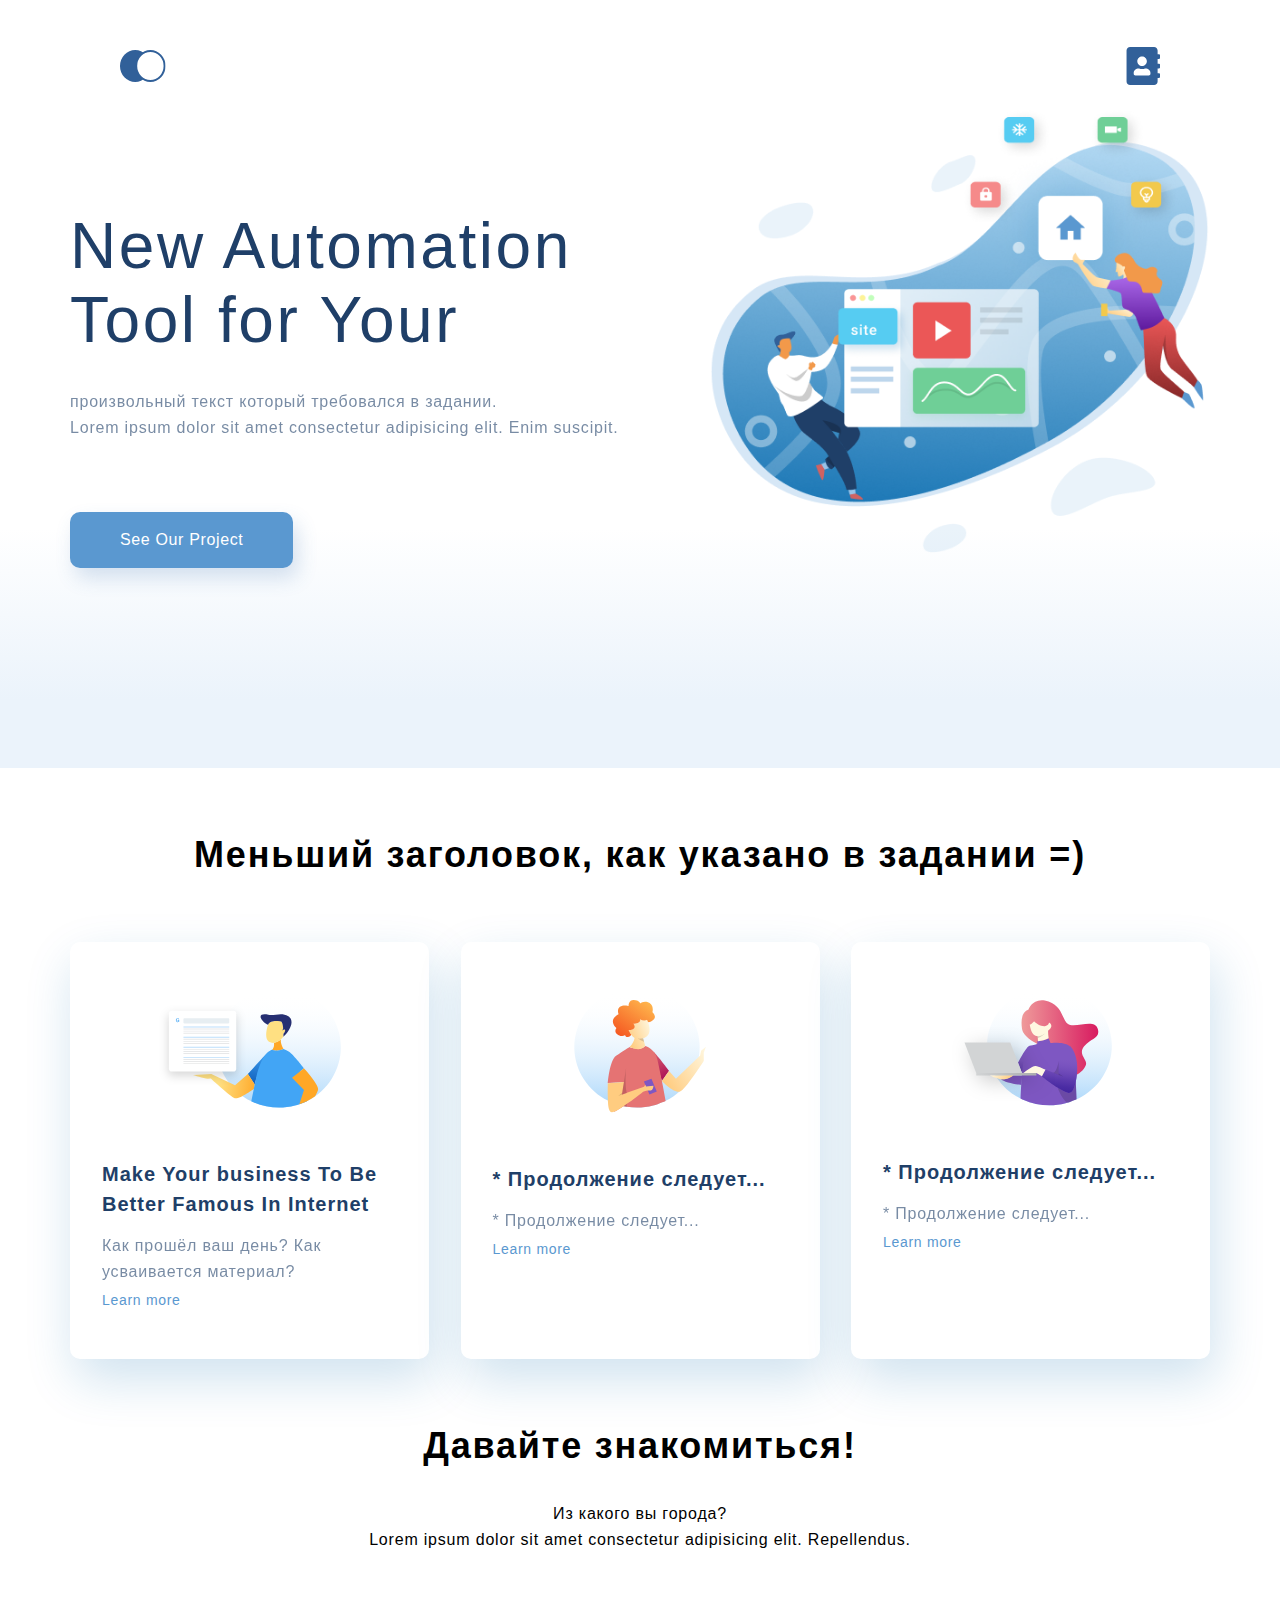
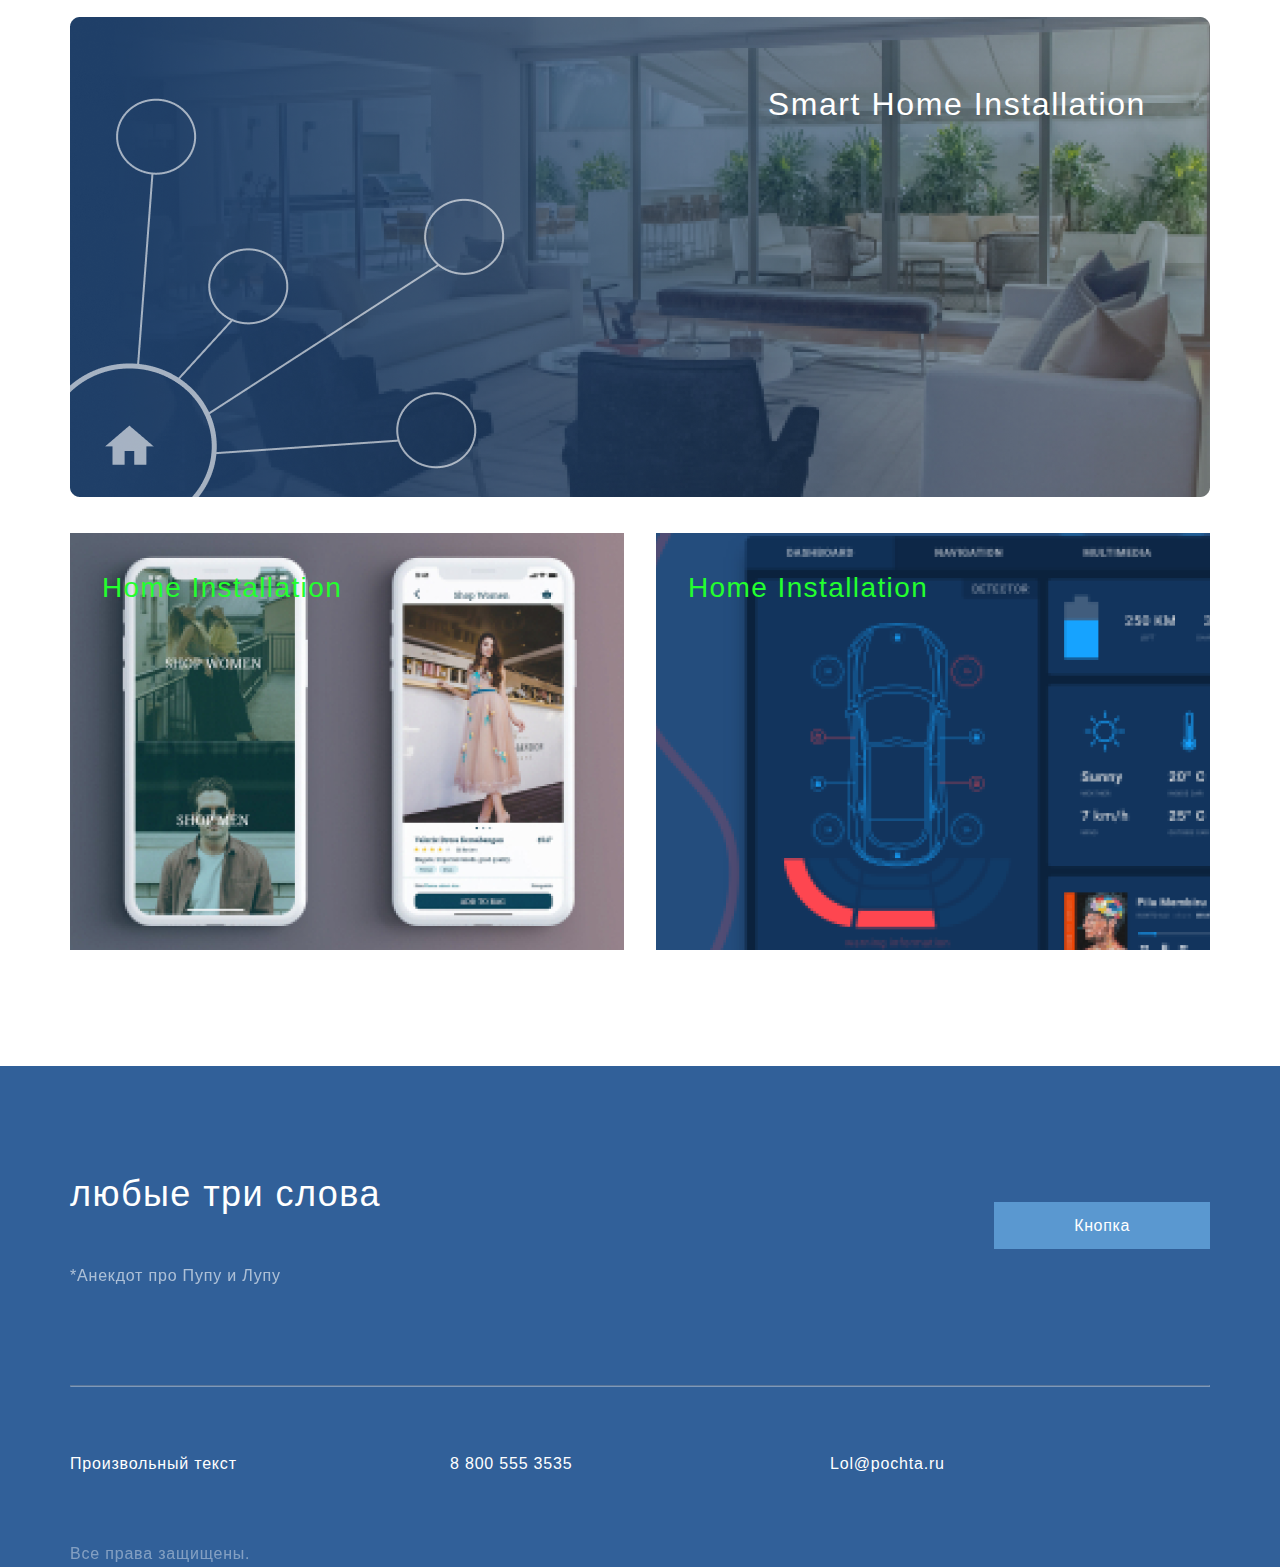
<file: index.html>
<!DOCTYPE html>
<html lang="en">

<head>
    <meta charset="UTF-8">
    <meta name="viewport" content="width=device-width, initial-scale=1.0">
    <title>Document</title>
    <link rel="stylesheet" href="style-l.css">
</head>

<body>

    <div class="header">
        <div class="container top_box">
            <ul class="header_main">
                <li><a href="index.html"><img src="img/logo2.svg" alt="logo"></a></li>
                <li><a href="contact-y.html"><img src="img/contact.svg" alt="Contact"></a></li>
            </ul>
            <div class="heading-topp">
                <h1 class="heading">New Automation Tool for Your</h1>
                <p class="text">произвольный текст который требовался в задании.<br>
                    Lorem ipsum dolor sit amet consectetur adipisicing elit. Enim suscipit.
                </p>
                <a href="#" class="top_button">See Our Project</a>
            </div>
        </div>
    </div>
    <div class="what-we-do container">
        <h3 class="heading3">Меньший заголовок, как указано в задании =)</h3>
        <div class="bath_card">
            <div class="card">
                <img class="card_img" src="img/card-1.svg" alt="card 1">
                <h4 class="heading4">Make Your business To Be Better Famous In Internet</h4>
                <p class="text">Как прошёл ваш день? Как усваивается материал?</p>
                <a class="card__link" href="#">Learn more</a>
            </div>
            <div class="card">
                <img class="card_img" src="img/Card-2.svg" alt="card 2">
                <h4 class="heading4">* Продолжение следует...</h4>
                <p class="text">* Продолжение следует...</p>
                <a class="card__link" href="#">Learn more</a>
            </div>
            <div class="card">
                <img class="card_img" src="img/Card-3.svg" alt="card 3">
                <h4 class="heading4">* Продолжение следует...</h4>
                <p class="text">* Продолжение следует...</p>
                <a class="card__link" href="#">Learn more</a>
            </div>
        </div>
    </div>
    <div class="project container">
        <h3 class="heading3">Давайте знакомиться!</h3>
        <p class="text text_project">Из какого вы города?<br>Lorem ipsum dolor sit amet consectetur adipisicing elit.
            Repellendus.</p>
        <div class="project__item">
            <img class="project__img" src="img/project-1.png" alt="photo">
            <p class="project__text">Smart Home Installation</p>
        </div>
        <div class="project__parent">
            <div class="project__item project__item_margin">
                <img class="project__img" src="img/project-2.png" alt="photo">
                <p class="project__text2">Home Installation</p>
            </div>
            <div class="project__item">
                <img class="project__img" src="img/project-3.png" alt="photo">
                <p class="project__text2">Home Installation</p>
            </div>
        </div>

    </div>
    <div class="footer">
        <div class="container">

            <div class="footer__top">

                <div class="footer__text">

                    <h3 class="heading footer__heading">любые три слова</h3>

                    <p class="text text__footer">*Анекдот про Пупу и Лупу</p>
                </div>
                <div>
                    <a href="#" class="footer__button">Кнопка</a>
                </div>
            </div>
            <hr>
            <div class="container">
                <div class="footer__bottom">
                    <ol class="footer__info">
                        <li class="footer__list">Произвольный текст</li>
                        <li class="footer__list">8 800 555 3535</li>
                        <li class="footer__list">Lol@pochta.ru</li>
                    </ol>
                    <div class="footer__copy">
                        <p class="text footer__copy_text">Все права защищены.</p>
                    </div>
                </div>
            </div>

        </div>


    </div>

</body>

</html>
</file>
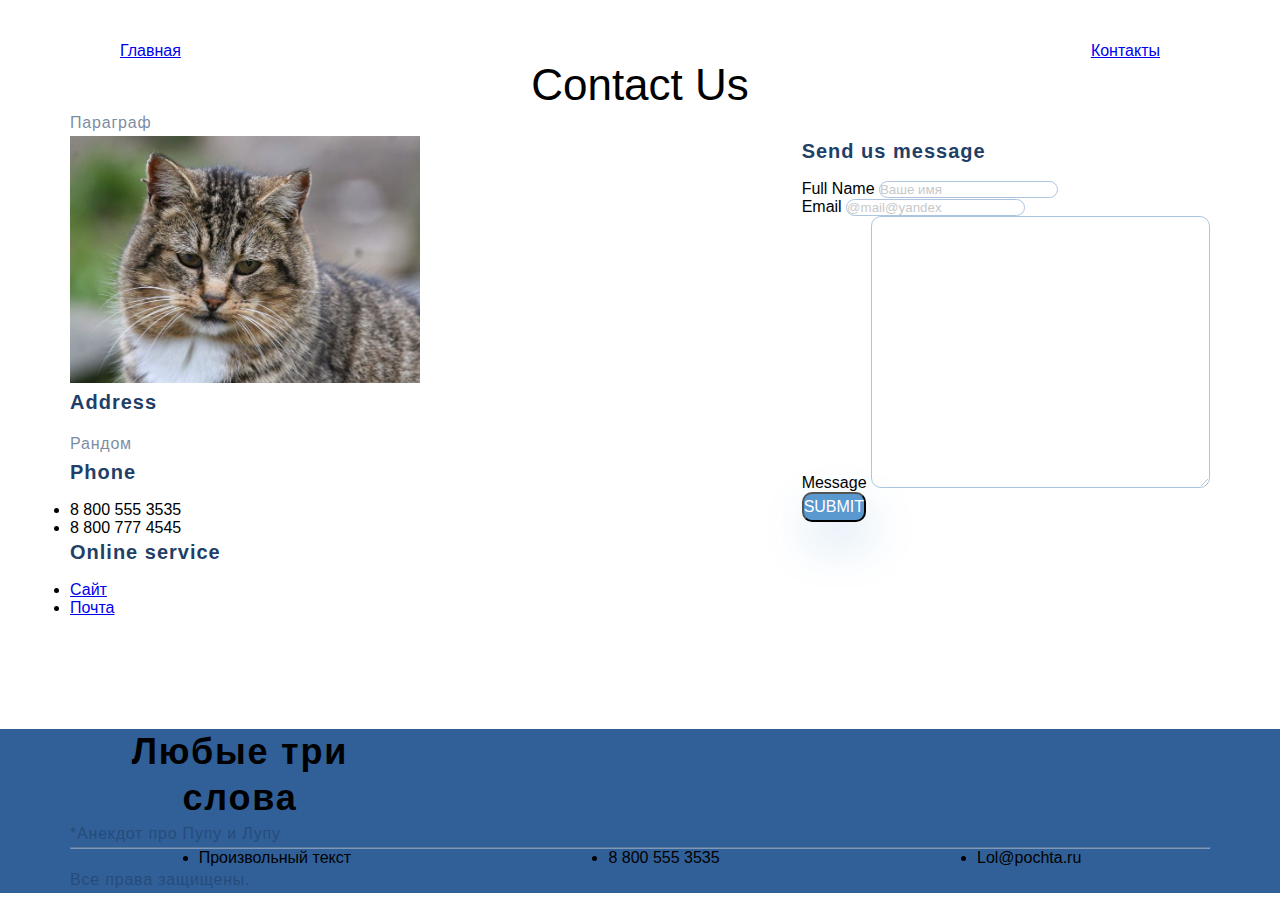
<file: contact-y.html>
<!DOCTYPE html>
<html lang="en">

<head>
    <meta charset="UTF-8">
    <meta name="viewport" content="width=device-width, initial-scale=1.0">
    <title>Document</title>
    <link rel="stylesheet" href="style-l.css">
</head>

<body>
    <div class="container">
        <ul class="header_main">
            <li><a href="index.html">Главная</a></li>
            <li><a href="contact-y.html">Контакты</a></li>
        </ul>
        <div class="cont">
            <h2 class="heading2c">Contact Us</h2>
            <p class="text">Параграф</p>
        </div>
    </div>
    <form action="#">
        <div class="container">
            <div class="form">
                <div class="service">
                    <img src="img/evropeyskiy-kot.jpg" alt="Изображение: Европейский кот" width="350">
                    <h4 class="heading4">Address</h4>
                    <p class="text">Рандом</p>
                    <h4 class="heading4">Phone</h4>
                    <ul>
                        <li>8 800 555 3535</li>
                        <li>8 800 777 4545</li>
                    </ul>
                    <h4 class="heading4">Online service</h4>
                    <ul>
                        <li> <a href="https://mail.ru/" target="_blank">Сайт</a>
                        </li>
                        <li> <a href="Lol@pochta.ru">Почта</a> </li>
                    </ul>
                </div>
                <div class="message">
                    <h4 class="heading4">Send us message</h4>
                    Full Name <input class="inp" type="text" placeholder="Ваше имя"><br>
                    Email <input class="inp" type="email" placeholder="@mail@yandex"><br>
                    Message <textarea class=" inp" cols="40" rows="18"></textarea><br>
                    <button class="but" type="submit">submit</button>
                </div>
            </div>
        </div>
    </form>
    <div class="map container">
        <script type="text/javascript" charset="utf-8" async
            src="https://api-maps.yandex.ru/services/constructor/1.0/js/?um=constructor%3A30d1a87f466ef671b6a128222338c7fefd0642693358b55699e566830142e7db&amp;width=100%25&amp;height=400&amp;lang=ru_RU&amp;scroll=true"></script>
    </div>
    <div class="footer">
        <div class="container">
            <div class="footer_top">
                <div class="interest">
                    <h3 class="heading3 heading_footer">Любые три слова</h3>
                    <p class="text">*Анекдот про Пупу и Лупу</p>
                </div>
            </div>
            <hr>
            <div class="footer_bot">
                <ul class="contact">
                    <li>Произвольный текст</li>
                    <li>8 800 555 3535</li>
                    <li>Lol@pochta.ru</li>
                </ul>
                <div class="law">
                    <p class="text">Все права защищены.</p>
                </div>
            </div>
        </div>
    </div>
</body>

</html>
</file>
<file: style-l.css>
* {
    margin: 0;
    padding: 0;
}

body {
    font-family: sans-serif;
    
}
.heading-topp {
    padding-top: 115px;
    flex-grow: 1;
    background-image: url(img/top_back.png);
    background-repeat: no-repeat;
    background-position: right center;
    background-size: 44%;
}
.header {
    min-height: 768px;
    background: linear-gradient(0deg, #EBF3FB 8.84%, rgba(152, 195, 232, 0) 31.12%);
}
.top_box{
display: flex;
flex-direction: column;
height: 100%;
} 

.top_button {
font-size: 16px;
line-height: 26px;
text-align: center;
letter-spacing: 0.04em;
color: #FFFFFF;
background: #5A98D0;
box-shadow: 5px 10px 20px rgba(53, 110, 173, 0.2);
border-radius: 10px;
padding: 15px 50px;
text-decoration: none;
display: inline-block;
margin-top: 71px;
}
.text {
    font-size: 16px;
    line-height: 26px;
    color: #1f3f68;
    letter-spacing: 0.05em;
    opacity: 0.6;
}
.text_project {
width: 75%;
margin: 32px auto 64px;
color: #000000;
opacity: 1;
text-align: center;

}
.heading {
    font-size: 64px;
    color: #1f3f68;
    width: 510px;
    font-weight: 300;
    line-height: 74px;
    letter-spacing: 0.04em;
    margin-bottom: 32px;
    
}
.heading2c {
    font-weight: 500;
    font-size: 44px;
    text-align: center;
}
.heading3 {
    font-size: 36px;
    text-align: center;
    line-height: 46px;
    letter-spacing: 0.05em;
}
.what-we-do {
    padding-top: 64px;
}
.heading4 {
    font-size: 20px;
    line-height: 30px;
    color: #1f3f68;
    letter-spacing: 0.05em;
    margin-bottom: 14px;

    }
.inp {
    border: 1px solid #356ead;
    box-sizing: border-box;
    border-radius: 10px;
    opacity: 0.4;
}
.but {
    background: #5a98d0;
    box-shadow: 5px 20px 50px rgba(16, 112, 177, 0.2);
    border-radius: 10px;
    font-weight: 500;
    font-size: 16px;
    line-height: 26px;
    text-align: center;
    color: #ffffff;
    text-transform: uppercase;
}
.container {
    max-width: 1140px;
    margin: 0 auto;
    
}
.header_main {
    display: flex;
    justify-content: space-between;
    align-items: center;
    padding-left: 50px;
    padding-right: 50px;
    list-style-type: none;
    padding-top: 42px;
}

.bath_card {
    display: flex;
    justify-content: space-between;
    padding-top: 64px;
    padding-bottom: 64px;
    
    
}
.card {
    width: 359px;
    padding: 44px 32px;
    box-sizing: border-box;
    box-shadow: 5px 20px 50px rgba(16, 112, 177, 0.2);
    border-radius: 10px;
    background: #FFFFFF;    
    display: flex;
    flex-direction: column;

  }
  .card__link {
    font-size: 14px;
    line-height: 30px;
     letter-spacing: 0.05em;
     color: #5A98D0;
     text-decoration: none;
     flex-direction: column;
  }
  .card_img {
      align-self: center;
      margin-bottom: 51px;
  }

  .project {

  }

  .project__img{
width: 100%;
  }
  .project__parent {
      display: flex;
      justify-content: space-between;
      margin-top: 32px;
  }
  .project__item {
      position: relative;
      flex-grow: 1;
  }
  .project__item_margin {
      margin-right: 32px;
  }
  .project__text {
    font-size: 32px;
    line-height: 46px;
    text-align: right;
    letter-spacing: 0.05em;
    color: #FFFFFF;
    position: absolute;
    top: 64px;
    right: 64px;
  }
  .project__text2 {
   font-size: 28px;
    line-height: 46px;
    letter-spacing: 0.05em;
    color: #23ff2e;
    position: absolute;
    top: 32px;
    left: 32px;
  }



.interest {
    width: 340px;
}
.contact {
    display: flex;
    justify-content: space-around;
}
.form {
    display: flex;
    justify-content: space-between;
}

.footer {
    background: #316099;
    margin-top: 112px;
    
    padding-bottom: 64;
}


.footer__box {
    display: flex;
    flex-direction: column;
    margin-top: 112px;
}

.footer__text {
    width: 495px;
    padding-top: 91px;
    padding-bottom: 96px;
}

.footer__info {
    margin-top: 64px;
    display: flex;
    justify-content: space-between;
   }

.footer__heading {
    margin-bottom: 32px;
    color: #FFFFFF;
    width: 340px;
    text-align: left;
    font-size: 36px;
}

.text__footer {
color: #FFFFFF;
}

.footer__button {
    font-size: 16px;
    line-height: 26px;
    text-align: center;
    letter-spacing: 0.04em;
    color: #FFFFFF;
    background: #5A98D0;
    padding: 15px 80px;
    text-decoration: none;   
    }
.footer__top {
    
    display: flex;
    justify-content: space-between;
    align-items: center;
    
}
.footer__bottom {
    margin-top: 64px;
}

.footer__copy {
    margin-top: 64px;
    }

hr {
    opacity: 0.4;
}

.footer__list {
   font-size: 16px;
    line-height: 26px;
    letter-spacing: 0.05em;
    color: white;
    flex-grow: 1;
    flex-basis: 33.3333%;
    display: flex;
    margin-right: 32px;
}

.footer__copy_text{
font-size: 16px;
line-height: 26px;
letter-spacing: 0.05em;
color: white;
opacity: 0.4;
}

.footer__list:first-child::before{
    display: block;
    margin-right: 16px;
}
.footer__list:nth-child(2)::before {
    display: block;
    margin-right: 16px;
}
.footer__list:nth-child(3)::before {
    display: block;
    margin-right: 16px;
}

@media (max-width: 1024px) {
    .container {
        padding-left: 32px;
        padding-right: 32px;
    }
    .heading-topp {
        background-position: right 280px;
    }
    .bath_card {
        flex-direction: column;
        align-items: center;
    }
    .card {
        margin-bottom: 32px;
    }

    .footer__heading {
        width: 340px;
        text-align: left;
        margin-bottom: 32px;
    }
    .footer__copy {
        margin-top: 64px;
    }
    .footer__bottom {
        flex-direction: column;
    }
    .footer__list {
        margin-bottom: 24px;
    }
}
@media (max-width: 667px) {
    .header_main {
        padding-top: 24px;
    }
    .header {
        min-height: 376px;
        padding-bottom: 41px;
        box-sizing: border-box;
    }
    .heading-topp {
        padding-top: 36px;
        display: flex;
        flex-direction: column;
        align-items: center;
        background-image: none;
    }

    .heading {
        width: 100%;
        font-size: 32px;
        line-height: 37px;
        margin-bottom: 12px;
        text-align: center;
    }
    .text {
        width: 100%;
        text-align: center;
    }
    .top_button {
        font-size: 12px;
        line-height: 26px;
        padding: 0 8px;
    }
    .heading3 {
        font-size: 24px;
        line-height: 28px
    }
    .what-we-do {
        padding-top: 48px;
    }
    .bath_card {
        padding-top: 32px;
    }
    .card {
        width: 100%;
    }
    .text-project {
        width: 100%;
    }
    .project__text {
        font-size: 16px;
        line-height: 19px;
        top: 16px;
        right: 16px;
    }
    .project__text2 {
        left: 16px;
    }
    .project__parent {
        flex-direction: column;
        margin-top: 16px;
    }
    .project__item_margin {
        margin-right: 0;
        margin-bottom: 16px;
    }

    .footer {
        padding-top: 18px;
        padding-bottom: 32px;
    }
    .footer__top {
        flex-direction: column;
        width: 343px;
        margin-bottom: 41px;
    }
    .text__footer {
        text-align: center;
        margin-bottom: 40px;
    }
    .footer__button {
        margin-bottom: auto;
    }
    .footer__info {
        padding-top: 24px;
     }
     .footer__info {
        flex-direction: column;
        text-align: center;
     }
    .footer__text {
        width: 100%;
    }


}
</file>
